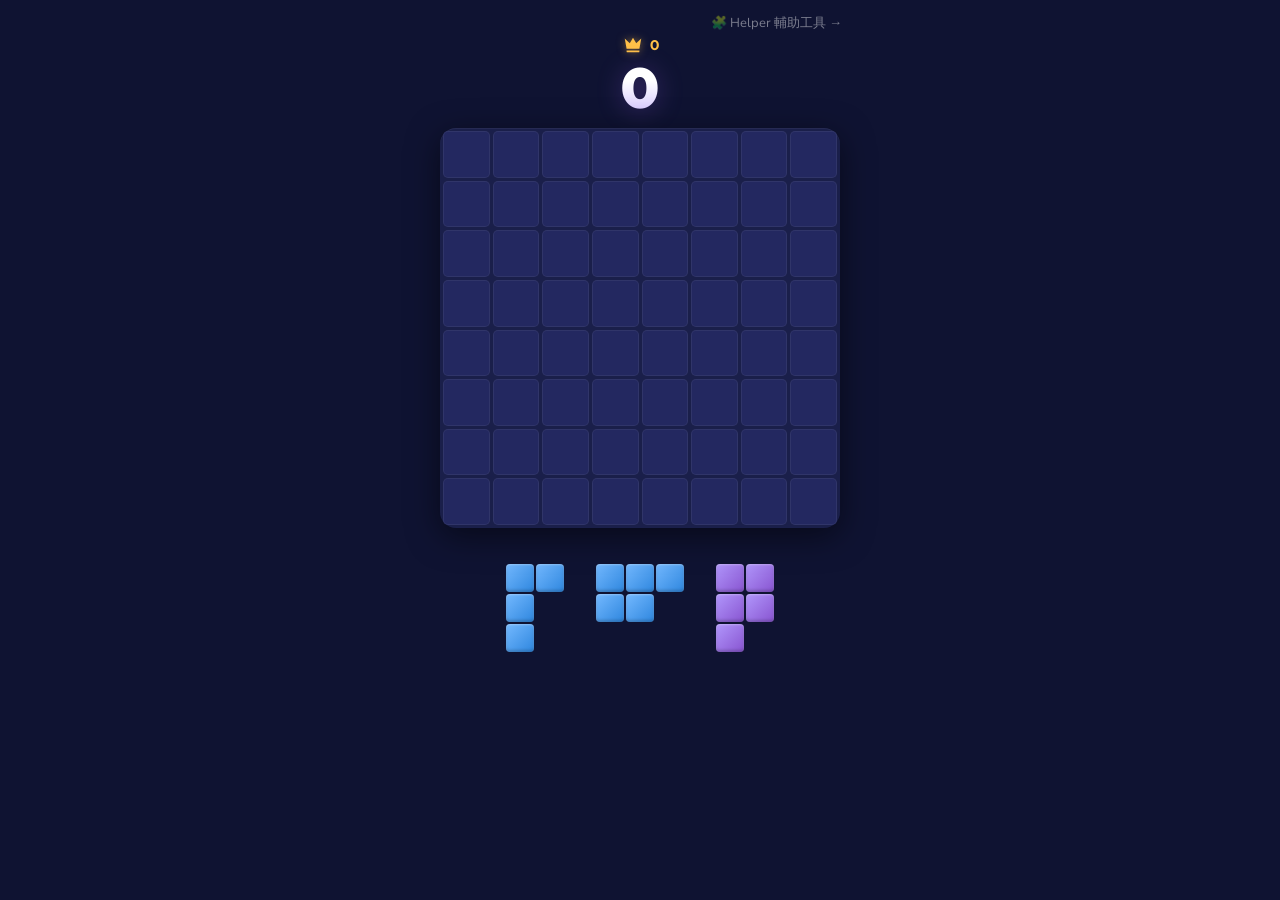
<file: index.html>
<!DOCTYPE html>
<html lang="zh-TW">
<head>
  <meta charset="UTF-8">
  <meta name="viewport" content="width=device-width, initial-scale=1.0, user-scalable=no">
  <title>Block Blast</title>
  <meta name="description" content="Block Blast 風格的拼圖方塊遊戲，拖曳方塊填滿行列來消除得分！">
  <link rel="preconnect" href="https://fonts.googleapis.com">
  <link rel="preconnect" href="https://fonts.gstatic.com" crossorigin>
  <link href="https://fonts.googleapis.com/css2?family=Outfit:wght@600;800;900&family=Nunito:wght@700;800&display=swap" rel="stylesheet">
  <link rel="stylesheet" href="style.css">
</head>
<body>
  <div id="app">
    <!-- Helper link -->
    <a href="helper.html" style="align-self:flex-end;color:rgba(255,255,255,0.45);font-size:13px;text-decoration:none;font-family:var(--font-body);padding:2px 0;transition:color 0.2s;" onmouseover="this.style.color='#fff'" onmouseout="this.style.color='rgba(255,255,255,0.45)'">🧩 Helper 輔助工具 →</a>

    <!-- Header: Score -->
    <header id="header">
      <div id="score-badge">
        <svg class="crown-icon" viewBox="0 0 24 24" width="22" height="22" fill="currentColor">
          <path d="M5 16L3 5l5.5 5L12 4l3.5 6L21 5l-2 11H5z"/>
          <path d="M5 19a1 1 0 0 0 1 1h12a1 1 0 0 0 1-1v-1H5v1z"/>
        </svg>
        <span id="best-score">0</span>
      </div>
      <div id="score-display">
        <span id="score">0</span>
      </div>
    </header>

    <!-- Board -->
    <div id="board-wrapper">
      <div id="board"></div>
      <!-- Floating combo text -->
      <div id="combo-text" class="hidden"></div>
    </div>

    <!-- Candidate Pieces -->
    <div id="candidates"></div>

    <!-- Game Over Overlay -->
    <div id="game-over" class="hidden">
      <div class="overlay-content">
        <h2>遊戲結束</h2>
        <p class="final-score-label">分數</p>
        <p class="final-score" id="final-score">0</p>
        <button id="restart-btn">再玩一次</button>
      </div>
    </div>
  </div>

  <script src="game.js"></script>
</body>
</html>
</file>
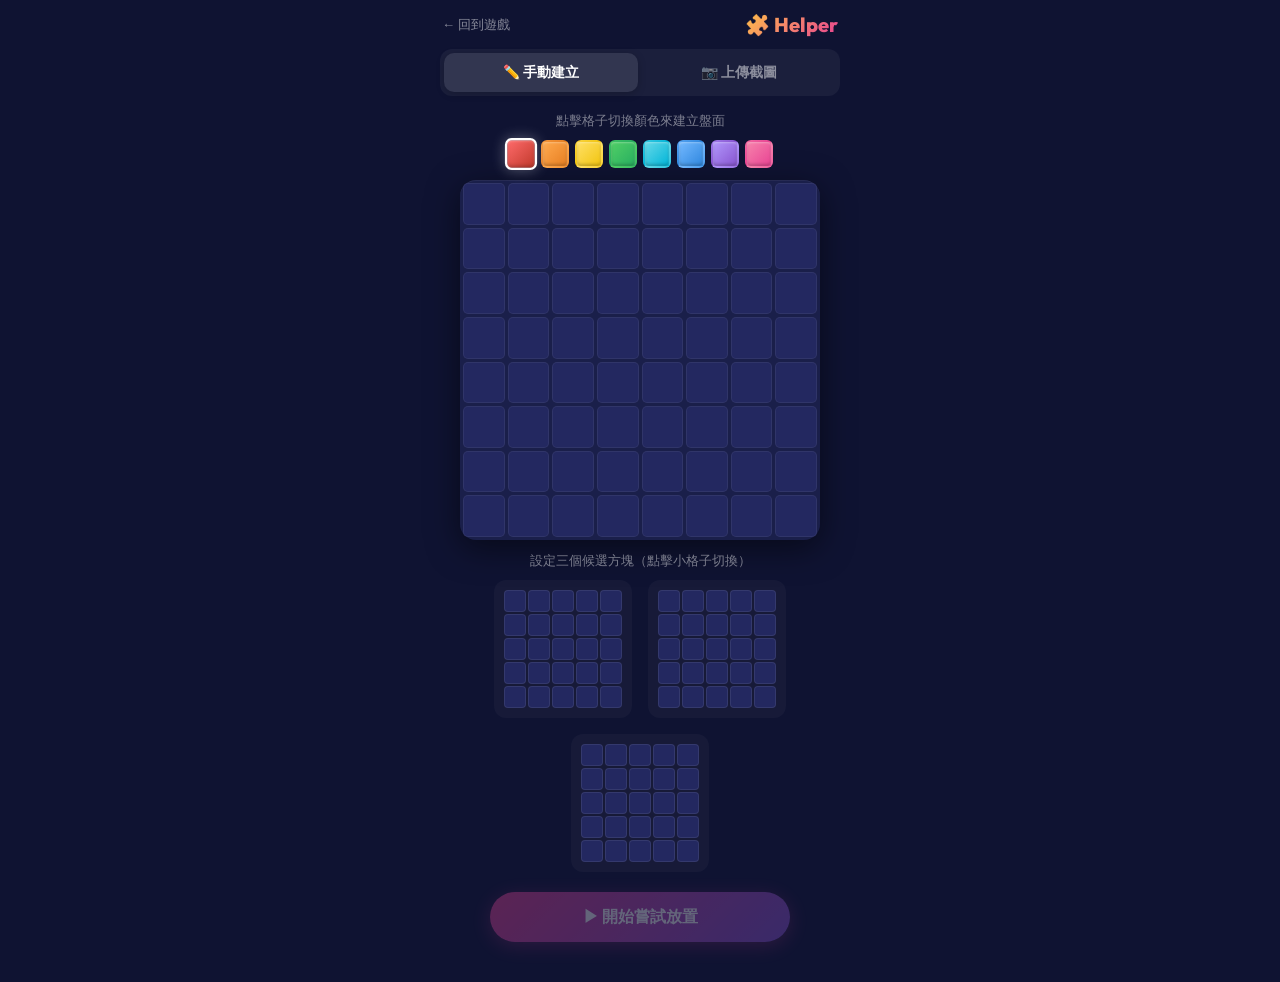
<file: helper.html>
<!DOCTYPE html>
<html lang="zh-TW">
<head>
  <meta charset="UTF-8">
  <meta name="viewport" content="width=device-width, initial-scale=1.0, user-scalable=no">
  <title>Block Blast Helper — 輔助分析</title>
  <meta name="description" content="上傳 Block Blast 截圖或手動建立盤面，無限嘗試放置方塊，一鍵求解最佳答案。">
  <link rel="preconnect" href="https://fonts.googleapis.com">
  <link rel="preconnect" href="https://fonts.gstatic.com" crossorigin>
  <link href="https://fonts.googleapis.com/css2?family=Outfit:wght@600;800;900&family=Nunito:wght@700;800&display=swap" rel="stylesheet">
  <link rel="stylesheet" href="style.css">
  <link rel="stylesheet" href="helper.css">
</head>
<body>
  <div id="app">
    <!-- Nav -->
    <nav id="helper-nav">
      <a href="index.html" class="nav-link">← 回到遊戲</a>
      <h1 class="nav-title">🧩 Helper</h1>
    </nav>

    <!-- ========== Phase 1: Setup ========== -->
    <div id="setup-phase">
      <!-- Mode Tabs -->
      <div id="mode-tabs">
        <button class="mode-tab active" data-mode="manual">✏️ 手動建立</button>
        <button class="mode-tab" data-mode="screenshot">📷 上傳截圖</button>
      </div>

      <!-- Manual Mode -->
      <div id="manual-mode" class="mode-panel">
        <p class="mode-hint">點擊格子切換顏色來建立盤面</p>
        <!-- Color Palette -->
        <div id="color-palette"></div>
        <!-- Board Editor -->
        <div id="editor-board-wrapper">
          <div id="editor-board"></div>
        </div>
        <p class="mode-hint" style="margin-top:12px">設定三個候選方塊（點擊小格子切換）</p>
        <div id="editor-candidates">
          <div class="editor-candidate-group" data-idx="0">
            <div class="candidate-editor-grid"></div>
          </div>
          <div class="editor-candidate-group" data-idx="1">
            <div class="candidate-editor-grid"></div>
          </div>
          <div class="editor-candidate-group" data-idx="2">
            <div class="candidate-editor-grid"></div>
          </div>
        </div>
      </div>

      <!-- Screenshot Mode -->
      <div id="screenshot-mode" class="mode-panel hidden">
        <div id="upload-zone">
          <input type="file" id="screenshot-input" accept="image/*" hidden>
          <div id="upload-placeholder">
            <span class="upload-icon">📷</span>
            <p>拖放截圖到此處<br>或<strong>點擊上傳</strong></p>
            <span class="upload-hint">系統將自動偵測 8×8 棋盤</span>
          </div>
        </div>
        <!-- Analysis status -->
        <div id="analysis-status" class="hidden">
          <div id="analysis-spinner" class="mini-spinner"></div>
          <p id="analysis-text">正在自動偵測棋盤...</p>
        </div>
        <!-- Preview of detected board -->
        <div id="detected-preview" class="hidden">
          <p class="mode-hint">✅ 自動偵測完成！預覽如下，可點「套用到編輯器」修正</p>
          <div id="preview-board"></div>
          <div id="preview-candidates" class="hidden"></div>
          <div id="preview-actions">
            <button id="apply-detected-btn" class="ctrl-btn accent">套用到編輯器</button>
            <button id="retry-upload-btn" class="ctrl-btn small">重新上傳</button>
          </div>
        </div>
      </div>

      <!-- Start Button -->
      <button id="start-btn" class="action-btn primary" disabled>
        ▶ 開始嘗試放置
      </button>
    </div>

    <!-- ========== Phase 2: Play ========== -->
    <div id="play-phase" class="hidden">
      <!-- Board -->
      <div id="board-wrapper">
        <div id="board"></div>
        <div id="combo-text" class="hidden"></div>
        <!-- Game Over Btn (centered in board) -->
        <button id="reset-center-btn" class="action-btn primary hidden">🔄 重新嘗試</button>
      </div>

      <!-- Candidates -->
      <div id="candidates"></div>

      <!-- Controls -->
      <div id="controls">
        <button id="reset-btn" class="ctrl-btn">🔄 重置盤面</button>
        <button id="solve-btn" class="ctrl-btn accent">🤖 自動求解</button>
        <button id="back-setup-btn" class="ctrl-btn">⬅ 返回設置</button>
      </div>
    </div>

    <!-- ========== Lightbox: Step Replay ========== -->
    <div id="replay-lightbox" class="hidden">
      <div class="lightbox-content">
        <h2>✅ 放置完成！</h2>
        <div id="replay-steps"></div>
        <div id="replay-controls">
          <button id="replay-close-btn" class="action-btn primary">關閉</button>
        </div>
      </div>
    </div>

    <!-- ========== Lightbox: Solver Result ========== -->
    <div id="solver-lightbox" class="hidden">
      <div class="lightbox-content">
        <h2>🤖 最佳解法</h2>
        <div id="solver-result"></div>
        <div id="solver-controls">
          <button id="solver-apply-btn" class="action-btn primary">套用此解法</button>
          <button id="solver-close-btn" class="ctrl-btn">關閉</button>
        </div>
      </div>
    </div>

    <!-- Solving spinner -->
    <div id="solving-overlay" class="hidden">
      <div class="solving-spinner">
        <div class="spinner-ring"></div>
        <p>正在計算最佳解法...</p>
      </div>
    </div>
  </div>

  <script src="helper.js"></script>
</body>
</html>
</file>
<file: style.css>
/* ============================================================
   Block Blast — Deep Neon Arcade
   Aesthetic: Dark arcade meets candy-glass blocks
   ============================================================ */

/* --- Design Tokens --- */
:root {
  /* Scene */
  --bg-deep:    #0f1332;
  --bg-board:   #1a1f4a;
  --bg-cell:    #232860;
  --cell-border: rgba(255,255,255,0.06);

  /* Score accent */
  --accent-pink: #e84393;
  --accent-gold: #ffc048;

  /* Block palette — 8 candy-glass colours */
  --block-red:    linear-gradient(135deg, #ff6b6b 0%, #c0392b 100%);
  --block-orange: linear-gradient(135deg, #ffa94d 0%, #e67e22 100%);
  --block-yellow: linear-gradient(135deg, #ffe066 0%, #f1c40f 100%);
  --block-green:  linear-gradient(135deg, #51cf66 0%, #27ae60 100%);
  --block-cyan:   linear-gradient(135deg, #66d9e8 0%, #00b4d8 100%);
  --block-blue:   linear-gradient(135deg, #74b9ff 0%, #2e86de 100%);
  --block-purple: linear-gradient(135deg, #b197fc 0%, #8854d0 100%);
  --block-pink:   linear-gradient(135deg, #f783ac 0%, #e84393 100%);

  /* Spacing */
  --gap: 3px;
  --radius-cell: 5px;
  --radius-lg: 16px;

  /* Typography */
  --font-display: 'Outfit', sans-serif;
  --font-body:    'Nunito', sans-serif;
}

/* --- Reset --- */
*, *::before, *::after { box-sizing: border-box; margin: 0; padding: 0; }

html {
  -webkit-tap-highlight-color: transparent;
  touch-action: manipulation;
}

body {
  font-family: var(--font-body);
  background: var(--bg-deep);
  color: #fff;
  min-height: 100dvh;
  display: flex;
  justify-content: center;
  overflow: hidden;
  user-select: none;
  -webkit-user-select: none;
}

/* --- App Container --- */
#app {
  width: 100%;
  max-width: 420px;
  display: flex;
  flex-direction: column;
  align-items: center;
  padding: 12px 8px 20px;
  position: relative;
  min-height: 100dvh;
}

/* --- Header --- */
#header {
  width: 100%;
  display: flex;
  flex-direction: column;
  align-items: center;
  gap: 4px;
  margin-bottom: 12px;
}

#score-badge {
  display: flex;
  align-items: center;
  gap: 6px;
  color: var(--accent-gold);
  font-family: var(--font-display);
  font-weight: 700;
  font-size: 14px;
}

.crown-icon { filter: drop-shadow(0 0 4px rgba(255,192,72,0.5)); }

#score-display {
  position: relative;
}

#score {
  font-family: var(--font-display);
  font-weight: 900;
  font-size: 56px;
  line-height: 1;
  background: linear-gradient(180deg, #fff 40%, #c8b6ff 100%);
  -webkit-background-clip: text;
  -webkit-text-fill-color: transparent;
  background-clip: text;
  filter: drop-shadow(0 2px 12px rgba(136,84,208,0.35));
}

/* --- Board --- */
#board-wrapper {
  position: relative;
  width: 100%;
  aspect-ratio: 1;
  max-width: 400px;
  margin-bottom: 20px;
}

#board {
  width: 100%;
  height: 100%;
  display: grid;
  grid-template-columns: repeat(8, 1fr);
  grid-template-rows: repeat(8, 1fr);
  gap: var(--gap);
  background: var(--bg-board);
  border-radius: var(--radius-lg);
  padding: var(--gap);
  box-shadow:
    0 8px 32px rgba(0,0,0,0.5),
    inset 0 1px 0 rgba(255,255,255,0.05);
}

.cell {
  background: var(--bg-cell);
  border-radius: var(--radius-cell);
  border: 1px solid var(--cell-border);
  transition: background 0.1s, transform 0.15s, box-shadow 0.15s;
  position: relative;
}

/* Filled cell — colour set via inline style */
.cell.filled {
  border-color: rgba(255,255,255,0.15);
  box-shadow:
    inset 0 1px 2px rgba(255,255,255,0.35),
    inset 0 -2px 3px rgba(0,0,0,0.2),
    0 1px 4px rgba(0,0,0,0.3);
}

/* Preview: valid */
.cell.preview-valid {
  box-shadow:
    inset 0 0 8px rgba(255,255,255,0.25),
    0 0 6px rgba(81,207,102,0.4);
  border-color: rgba(81,207,102,0.6);
}

/* Preview: invalid */
.cell.preview-invalid {
  box-shadow:
    inset 0 0 6px rgba(255,107,107,0.3);
  border-color: rgba(255,107,107,0.4);
}

/* Clear flash */
.cell.clearing {
  animation: cellClear 0.35s ease-out forwards;
}

@keyframes cellClear {
  0%   { transform: scale(1); opacity: 1; }
  50%  { transform: scale(1.15); opacity: 0.7; filter: brightness(1.8); }
  100% { transform: scale(0.85); opacity: 0; }
}

/* --- Combo Text --- */
#combo-text {
  position: absolute;
  top: 50%;
  left: 50%;
  transform: translate(-50%, -50%);
  font-family: var(--font-display);
  font-weight: 900;
  font-size: 42px;
  color: var(--accent-gold);
  text-shadow: 0 0 20px rgba(255,192,72,0.6);
  pointer-events: none;
  z-index: 10;
  opacity: 0;
}

#combo-text.show {
  animation: comboPopup 0.8s ease-out forwards;
}

@keyframes comboPopup {
  0%   { opacity: 0; transform: translate(-50%, -50%) scale(0.5); }
  30%  { opacity: 1; transform: translate(-50%, -50%) scale(1.2); }
  70%  { opacity: 1; transform: translate(-50%, -60%) scale(1); }
  100% { opacity: 0; transform: translate(-50%, -80%) scale(0.9); }
}

.hidden { display: none !important; }

/* --- Candidates --- */
#candidates {
  display: flex;
  justify-content: center;
  align-items: flex-start;
  gap: 16px;
  width: 100%;
  max-width: 400px;
  padding: 8px 0;
  flex-wrap: nowrap;
  min-height: 100px;
}

.candidate {
  display: grid;
  gap: 2px;
  padding: 8px;
  border-radius: 12px;
  cursor: grab;
  transition: transform 0.15s, box-shadow 0.15s;
  touch-action: none;
  flex-shrink: 0;
}

.candidate:active { cursor: grabbing; }

.candidate:hover {
  transform: scale(1.06);
  box-shadow: 0 4px 16px rgba(136,84,208,0.3);
}

.candidate.used {
  opacity: 0.15;
  pointer-events: none;
  transform: scale(0.85);
}

.candidate .mini-cell {
  width: 28px;
  height: 28px;
  border-radius: 4px;
  box-shadow:
    inset 0 1px 2px rgba(255,255,255,0.3),
    inset 0 -2px 3px rgba(0,0,0,0.2);
}

.candidate .mini-cell.empty {
  background: transparent;
  box-shadow: none;
}

/* Dragging ghost */
.drag-ghost {
  position: fixed;
  pointer-events: none;
  z-index: 1000;
  opacity: 0.85;
  display: grid;
  gap: 2px;
  transform: translate(-50%, -50%);
  filter: drop-shadow(0 4px 12px rgba(0,0,0,0.5));
}

.drag-ghost .mini-cell {
  border-radius: 4px;
  box-shadow:
    inset 0 1px 2px rgba(255,255,255,0.3),
    inset 0 -2px 3px rgba(0,0,0,0.2);
}

/* --- Game Over --- */
#game-over {
  position: fixed;
  inset: 0;
  z-index: 100;
  background: rgba(15,19,50,0.92);
  display: flex;
  align-items: center;
  justify-content: center;
  animation: fadeIn 0.3s ease-out;
}

@keyframes fadeIn {
  from { opacity: 0; }
  to   { opacity: 1; }
}

.overlay-content {
  text-align: center;
  display: flex;
  flex-direction: column;
  align-items: center;
  gap: 12px;
}

.overlay-content h2 {
  font-family: var(--font-display);
  font-weight: 900;
  font-size: 36px;
  color: var(--accent-pink);
  text-shadow: 0 0 24px rgba(232,67,147,0.5);
}

.final-score-label {
  font-size: 14px;
  text-transform: uppercase;
  letter-spacing: 3px;
  opacity: 0.6;
}

.final-score {
  font-family: var(--font-display);
  font-weight: 900;
  font-size: 64px;
  line-height: 1;
  color: var(--accent-gold);
  text-shadow: 0 0 20px rgba(255,192,72,0.5);
}

#restart-btn {
  margin-top: 16px;
  padding: 14px 48px;
  font-family: var(--font-display);
  font-weight: 800;
  font-size: 18px;
  color: #fff;
  background: linear-gradient(135deg, var(--accent-pink), #8854d0);
  border: none;
  border-radius: 40px;
  cursor: pointer;
  box-shadow: 0 4px 20px rgba(232,67,147,0.4);
  transition: transform 0.15s, box-shadow 0.15s;
}

#restart-btn:hover {
  transform: scale(1.05);
  box-shadow: 0 6px 28px rgba(232,67,147,0.55);
}

#restart-btn:active {
  transform: scale(0.97);
}

/* --- Responsive tweaks --- */
@media (max-width: 440px) {
  #app { padding: 8px 4px 12px; }
  #score { font-size: 44px; }
  .candidate .mini-cell { width: 24px; height: 24px; }
  #candidates { gap: 10px; }
}

@media (max-width: 360px) {
  .candidate .mini-cell { width: 20px; height: 20px; }
  #score { font-size: 36px; }
}
</file>
<file: helper.css>
/* ============================================================
   Block Blast Helper — Styles
   (Extends style.css design tokens)
   ============================================================ */

/* --- Helper page: allow scrolling on mobile --- */
body {
  overflow: visible;
  overflow-y: auto;
  min-height: 100dvh;
}

#app {
  min-height: auto;
  padding-bottom: 40px;
}

/* --- Nav --- */
#helper-nav {
  width: 100%;
  display: flex;
  align-items: center;
  justify-content: space-between;
  padding: 0 4px 12px;
}

.nav-link {
  color: rgba(255,255,255,0.5);
  text-decoration: none;
  font-size: 13px;
  font-family: var(--font-body);
  transition: color 0.2s;
}
.nav-link:hover { color: #fff; }

.nav-title {
  font-family: var(--font-display);
  font-weight: 800;
  font-size: 20px;
  background: linear-gradient(135deg, var(--accent-gold), var(--accent-pink));
  -webkit-background-clip: text;
  -webkit-text-fill-color: transparent;
  background-clip: text;
}

/* --- Mode Tabs --- */
#mode-tabs {
  display: flex;
  gap: 4px;
  width: 100%;
  max-width: 400px;
  background: rgba(255,255,255,0.05);
  border-radius: 12px;
  padding: 4px;
  margin-bottom: 16px;
}

.mode-tab {
  flex: 1;
  padding: 10px 8px;
  background: transparent;
  border: none;
  border-radius: 10px;
  color: rgba(255,255,255,0.5);
  font-family: var(--font-display);
  font-weight: 700;
  font-size: 14px;
  cursor: pointer;
  transition: all 0.2s;
}

.mode-tab.active {
  background: rgba(255,255,255,0.1);
  color: #fff;
  box-shadow: 0 2px 8px rgba(0,0,0,0.2);
}

.mode-tab:hover:not(.active) {
  color: rgba(255,255,255,0.75);
}

/* --- Mode Panels --- */
.mode-panel {
  width: 100%;
  max-width: 400px;
}

.mode-hint {
  text-align: center;
  font-size: 13px;
  color: rgba(255,255,255,0.45);
  margin-bottom: 10px;
}

/* --- Color Palette --- */
#color-palette {
  display: flex;
  justify-content: center;
  gap: 6px;
  margin-bottom: 12px;
  flex-wrap: wrap;
}

.palette-swatch {
  width: 28px;
  height: 28px;
  border-radius: 6px;
  cursor: pointer;
  border: 2px solid transparent;
  transition: transform 0.15s, border-color 0.15s;
  box-shadow: inset 0 1px 2px rgba(255,255,255,0.3),
              inset 0 -2px 3px rgba(0,0,0,0.2);
}

.palette-swatch:hover { transform: scale(1.15); }
.palette-swatch.active {
  border-color: #fff;
  transform: scale(1.15);
  box-shadow: 0 0 12px rgba(255,255,255,0.3),
              inset 0 1px 2px rgba(255,255,255,0.3),
              inset 0 -2px 3px rgba(0,0,0,0.2);
}

/* --- Editor Board --- */
#editor-board-wrapper {
  width: 100%;
  aspect-ratio: 1;
  max-width: 360px;
  margin: 0 auto;
}

#editor-board {
  width: 100%;
  height: 100%;
  display: grid;
  grid-template-columns: repeat(8, 1fr);
  grid-template-rows: repeat(8, 1fr);
  gap: var(--gap);
  background: var(--bg-board);
  border-radius: var(--radius-lg);
  padding: var(--gap);
  box-shadow: 0 8px 32px rgba(0,0,0,0.5),
              inset 0 1px 0 rgba(255,255,255,0.05);
}

#editor-board .cell {
  cursor: pointer;
  transition: background 0.1s, transform 0.1s;
  touch-action: none;
}

#editor-board .cell:hover {
  transform: scale(1.05);
  border-color: rgba(255,255,255,0.2);
}

/* --- Editor Candidates --- */
#editor-candidates {
  display: flex;
  justify-content: center;
  gap: 16px;
  width: 100%;
  flex-wrap: wrap;
}

.editor-candidate-group {
  display: flex;
  flex-direction: column;
  align-items: center;
  gap: 6px;
  background: rgba(255,255,255,0.03);
  border-radius: 12px;
  padding: 10px;
}



.candidate-editor-grid {
  display: grid;
  gap: 2px;
}

.candidate-editor-grid .mini-cell {
  width: 22px;
  height: 22px;
  border-radius: 4px;
  cursor: pointer;
  background: var(--bg-cell);
  border: 1px solid rgba(255,255,255,0.08);
  transition: background 0.1s, transform 0.1s;
  touch-action: none;
}

.candidate-editor-grid .mini-cell:hover {
  transform: scale(1.1);
  border-color: rgba(255,255,255,0.2);
}

.candidate-editor-grid .mini-cell.active {
  border-color: rgba(255,255,255,0.2);
  box-shadow: inset 0 1px 2px rgba(255,255,255,0.3),
              inset 0 -2px 3px rgba(0,0,0,0.2);
}

/* --- Upload Zone --- */
#upload-zone {
  width: 100%;
  min-height: 200px;
  border: 2px dashed rgba(255,255,255,0.15);
  border-radius: 16px;
  display: flex;
  align-items: center;
  justify-content: center;
  position: relative;
  overflow: hidden;
  transition: border-color 0.2s, background 0.2s;
  cursor: pointer;
  margin-bottom: 12px;
}

#upload-zone.dragover {
  border-color: var(--accent-gold);
  background: rgba(255,192,72,0.05);
}

#upload-placeholder {
  text-align: center;
  color: rgba(255,255,255,0.4);
  font-size: 14px;
  line-height: 1.6;
}

.upload-icon {
  font-size: 48px;
  display: block;
  margin-bottom: 8px;
}

#upload-placeholder strong {
  color: var(--accent-gold);
}

.upload-hint {
  display: block;
  margin-top: 8px;
  font-size: 12px;
  color: rgba(255,255,255,0.3);
}

/* --- Analysis Status --- */
#analysis-status {
  display: flex;
  align-items: center;
  justify-content: center;
  gap: 10px;
  padding: 14px;
  margin-bottom: 12px;
  background: rgba(255,255,255,0.04);
  border-radius: 12px;
}

#analysis-status p {
  font-size: 13px;
  color: rgba(255,255,255,0.6);
  font-family: var(--font-display);
  font-weight: 700;
}

.mini-spinner {
  width: 20px;
  height: 20px;
  border: 3px solid rgba(255,255,255,0.1);
  border-top-color: var(--accent-gold);
  border-radius: 50%;
  animation: spin 0.8s linear infinite;
  flex-shrink: 0;
}

/* --- Detected Preview --- */
#detected-preview {
  width: 100%;
  display: flex;
  flex-direction: column;
  align-items: center;
  gap: 12px;
}

#preview-board {
  width: 100%;
  max-width: 280px;
  aspect-ratio: 1;
  display: grid;
  grid-template-columns: repeat(8, 1fr);
  grid-template-rows: repeat(8, 1fr);
  gap: 2px;
  background: var(--bg-board);
  border-radius: var(--radius-lg);
  padding: 4px;
  box-shadow: 0 4px 16px rgba(0,0,0,0.4);
}

#preview-board .preview-cell {
  border-radius: var(--radius-cell);
  background: var(--bg-cell);
  border: 1px solid var(--cell-border);
}

#preview-board .preview-cell.filled {
  border-color: rgba(255,255,255,0.15);
  box-shadow: inset 0 1px 2px rgba(255,255,255,0.3),
              inset 0 -2px 3px rgba(0,0,0,0.2);
}

#preview-candidates {
  display: flex;
  gap: 12px;
  justify-content: center;
  align-items: flex-start;
  flex-wrap: wrap;
  margin: 8px 0;
}

.preview-cand-group {
  background: rgba(0,0,0,0.3);
  border-radius: var(--radius-md);
  padding: 6px;
}

.preview-cand-grid {
  display: grid;
  gap: 2px;
}

.preview-cand-cell {
  width: 18px;
  height: 18px;
  border-radius: 3px;
  background: var(--bg-cell);
  border: 1px solid var(--cell-border);
}

.preview-cand-cell.filled {
  border-color: rgba(255,255,255,0.15);
  box-shadow: inset 0 1px 2px rgba(255,255,255,0.3),
              inset 0 -2px 3px rgba(0,0,0,0.2);
}

#preview-actions {
  display: flex;
  gap: 8px;
  justify-content: center;
  flex-wrap: wrap;
}

#calibration-instructions {
  text-align: center;
  font-size: 13px;
  color: rgba(255,255,255,0.6);
  margin-bottom: 8px;
}

#calibration-instructions strong {
  color: var(--accent-gold);
}

/* --- Buttons --- */
.action-btn {
  padding: 14px 40px;
  font-family: var(--font-display);
  font-weight: 800;
  font-size: 16px;
  color: #fff;
  border: none;
  border-radius: 40px;
  cursor: pointer;
  transition: transform 0.15s, box-shadow 0.15s, opacity 0.15s;
  display: inline-flex;
  align-items: center;
  gap: 8px;
}

.action-btn.primary {
  background: linear-gradient(135deg, var(--accent-pink), #8854d0);
  box-shadow: 0 4px 20px rgba(232,67,147,0.4);
}

.action-btn.primary:hover {
  transform: scale(1.05);
  box-shadow: 0 6px 28px rgba(232,67,147,0.55);
}

.action-btn.primary:active { transform: scale(0.97); }

.action-btn:disabled {
  opacity: 0.35;
  cursor: not-allowed;
  transform: none !important;
}

.ctrl-btn {
  padding: 10px 20px;
  font-family: var(--font-display);
  font-weight: 700;
  font-size: 13px;
  color: rgba(255,255,255,0.7);
  background: rgba(255,255,255,0.08);
  border: 1px solid rgba(255,255,255,0.1);
  border-radius: 10px;
  cursor: pointer;
  transition: all 0.15s;
}

.ctrl-btn:hover {
  background: rgba(255,255,255,0.12);
  color: #fff;
}

.ctrl-btn.accent {
  background: linear-gradient(135deg, #2e86de, #8854d0);
  color: #fff;
  border: none;
  box-shadow: 0 2px 12px rgba(46,134,222,0.3);
}

.ctrl-btn.accent:hover {
  transform: scale(1.04);
  box-shadow: 0 4px 16px rgba(46,134,222,0.45);
}

.ctrl-btn.small {
  padding: 6px 14px;
  font-size: 12px;
}

#start-btn {
  margin-top: 20px;
  width: 100%;
  max-width: 300px;
  justify-content: center;
}

#setup-phase {
  display: flex;
  flex-direction: column;
  align-items: center;
  width: 100%;
}

/* --- Play Phase --- */
#play-phase {
  width: 100%;
  display: flex;
  flex-direction: column;
  align-items: center;
}

#controls {
  display: flex;
  gap: 8px;
  margin-top: 16px;
  flex-wrap: wrap;
  justify-content: center;
}

/* Reset button centered in board */
#reset-center-btn {
  position: absolute;
  top: 50%;
  left: 50%;
  transform: translate(-50%, -50%);
  z-index: 20;
  animation: fadeIn 0.3s ease-out;
}

/* --- Lightbox --- */
#replay-lightbox,
#solver-lightbox {
  position: fixed;
  inset: 0;
  z-index: 200;
  background: rgba(15,19,50,0.95);
  display: flex;
  align-items: center;
  justify-content: center;
  animation: fadeIn 0.3s ease-out;
  padding: 20px;
  overflow-y: auto;
}

.lightbox-content {
  background: var(--bg-board);
  border-radius: 20px;
  padding: 28px 24px;
  max-width: 420px;
  width: 100%;
  max-height: 90vh;
  overflow-y: auto;
  box-shadow: 0 16px 48px rgba(0,0,0,0.6);
}

.lightbox-content h2 {
  font-family: var(--font-display);
  font-weight: 900;
  font-size: 24px;
  text-align: center;
  margin-bottom: 20px;
  background: linear-gradient(135deg, var(--accent-gold), var(--accent-pink));
  -webkit-background-clip: text;
  -webkit-text-fill-color: transparent;
  background-clip: text;
}

/* Replay Steps */
.replay-step {
  margin-bottom: 20px;
  padding-bottom: 16px;
  border-bottom: 1px solid rgba(255,255,255,0.08);
}

.replay-step:last-child { border-bottom: none; }

.replay-step-header {
  font-family: var(--font-display);
  font-weight: 700;
  font-size: 14px;
  color: var(--accent-gold);
  margin-bottom: 8px;
}

.replay-step-info {
  font-size: 12px;
  color: rgba(255,255,255,0.5);
  margin-bottom: 8px;
}

.replay-mini-board {
  display: grid;
  grid-template-columns: repeat(8, 1fr);
  grid-template-rows: repeat(8, 1fr);
  gap: 1px;
  width: 100%;
  max-width: 200px;
  aspect-ratio: 1;
  background: rgba(0,0,0,0.3);
  border-radius: 8px;
  overflow: hidden;
  margin: 0 auto;
}

.replay-mini-board .mini-board-cell {
  width: 100%;
  aspect-ratio: 1;
  background: var(--bg-cell);
}

.replay-mini-board .mini-board-cell.filled {
  box-shadow: inset 0 1px 1px rgba(255,255,255,0.2);
}

.replay-mini-board .mini-board-cell.just-placed {
  border: 2px solid #ffc048;
  box-shadow: 0 0 6px rgba(255,192,72,0.6), inset 0 0 4px rgba(255,192,72,0.25);
}

/* Cleared cells: white empty outline to indicate removal */
.replay-mini-board .mini-board-cell.cleared {
  background: transparent !important;
  border: 1.5px solid rgba(255,255,255,0.5);
  box-shadow: none !important;
}

/* Cell that was BOTH placed and cleared: gold border + no fill */
.replay-mini-board .mini-board-cell.just-placed.cleared {
  background: transparent !important;
  border: 2px solid #ffc048;
  box-shadow: 0 0 6px rgba(255,192,72,0.6) !important;
}

#replay-controls,
#solver-controls {
  display: flex;
  gap: 8px;
  justify-content: center;
  margin-top: 16px;
}

/* --- Solving Overlay --- */
#solving-overlay {
  position: fixed;
  inset: 0;
  z-index: 300;
  background: rgba(15,19,50,0.9);
  display: flex;
  align-items: center;
  justify-content: center;
}

.solving-spinner {
  text-align: center;
}

.spinner-ring {
  width: 48px;
  height: 48px;
  border: 4px solid rgba(255,255,255,0.1);
  border-top-color: var(--accent-gold);
  border-radius: 50%;
  animation: spin 0.8s linear infinite;
  margin: 0 auto 16px;
}

@keyframes spin {
  to { transform: rotate(360deg); }
}

.solving-spinner p {
  font-family: var(--font-display);
  font-weight: 700;
  font-size: 14px;
  color: rgba(255,255,255,0.6);
}

/* --- Board dim on game over --- */
#board-wrapper.game-over #board {
  opacity: 0.4;
  pointer-events: none;
}

/* --- Responsive --- */
@media (max-width: 440px) {
  .candidate-editor-grid .mini-cell { width: 24px; height: 24px; }
  .palette-swatch { width: 24px; height: 24px; }
  #controls { gap: 6px; }
  .ctrl-btn { padding: 8px 14px; font-size: 12px; }
}

@media (max-width: 360px) {
  .candidate-editor-grid .mini-cell { width: 20px; height: 20px; }
  .palette-swatch { width: 22px; height: 22px; }
}
</file>
